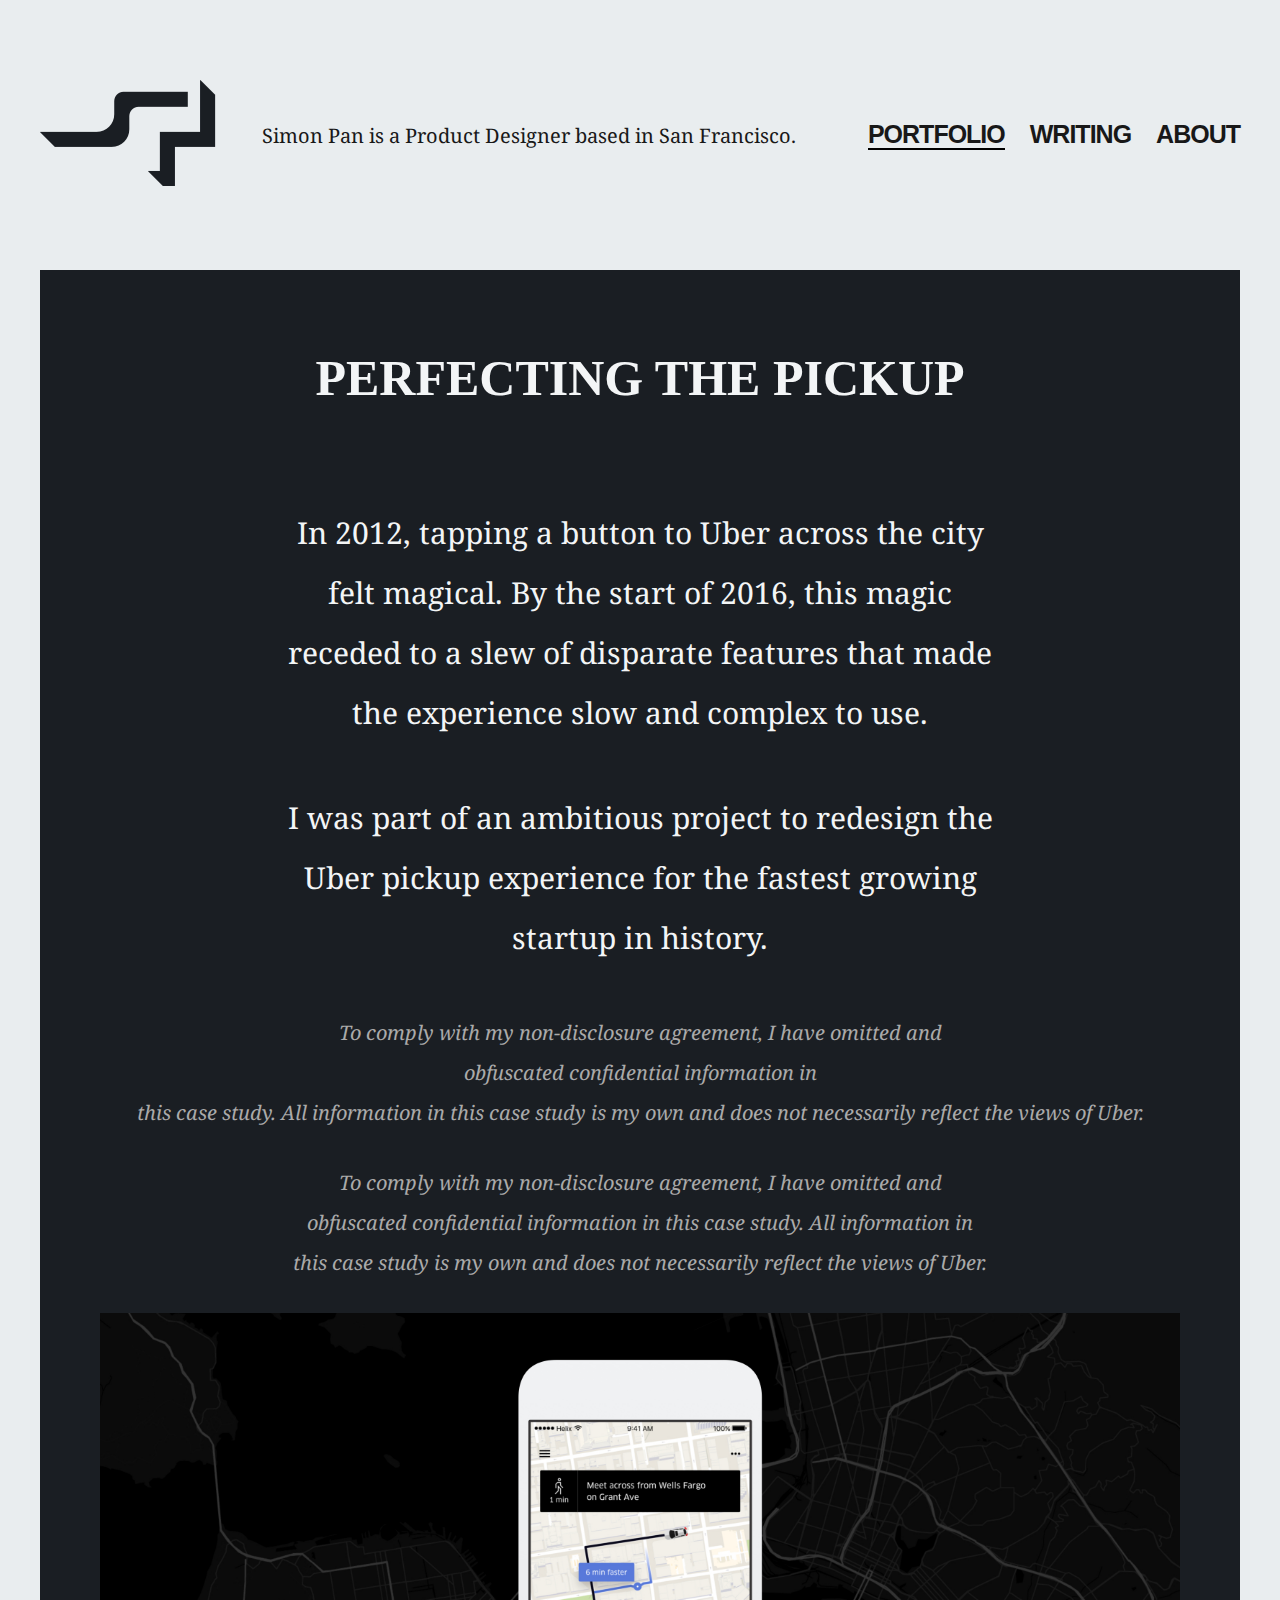
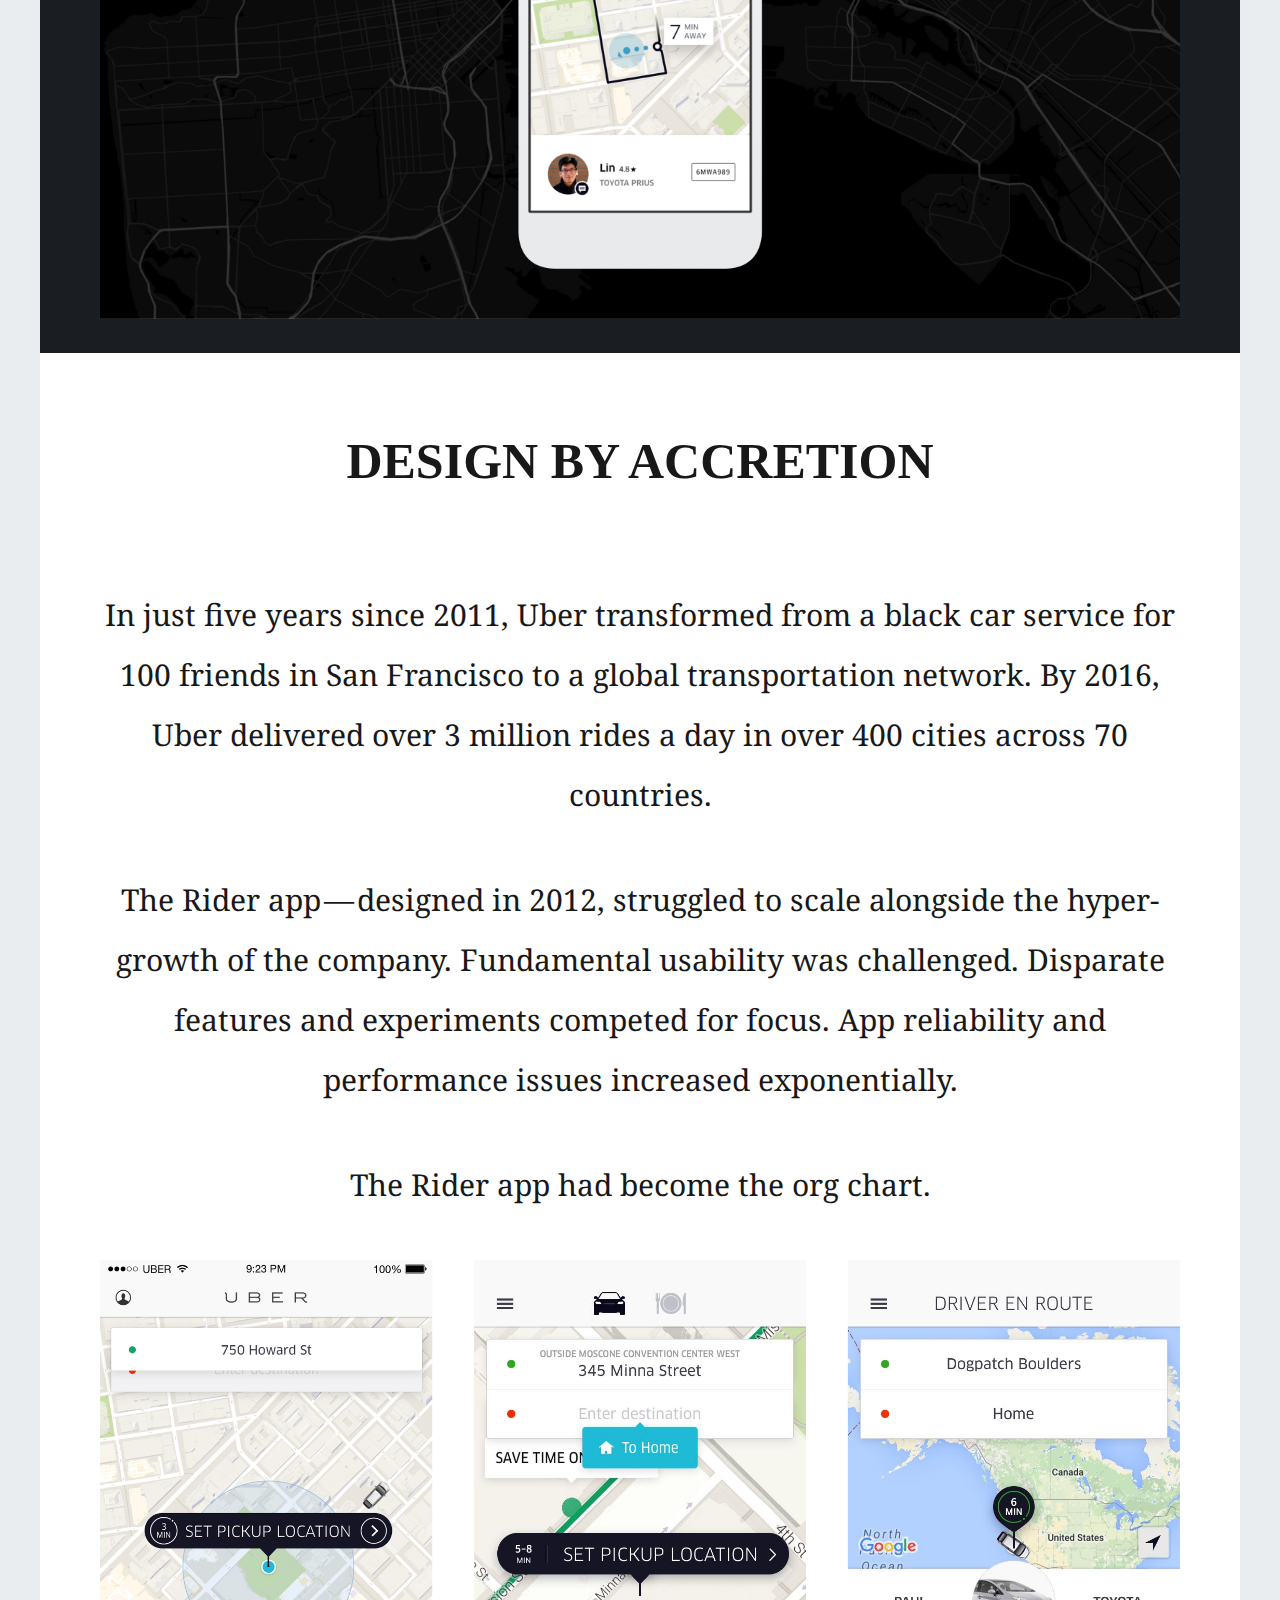
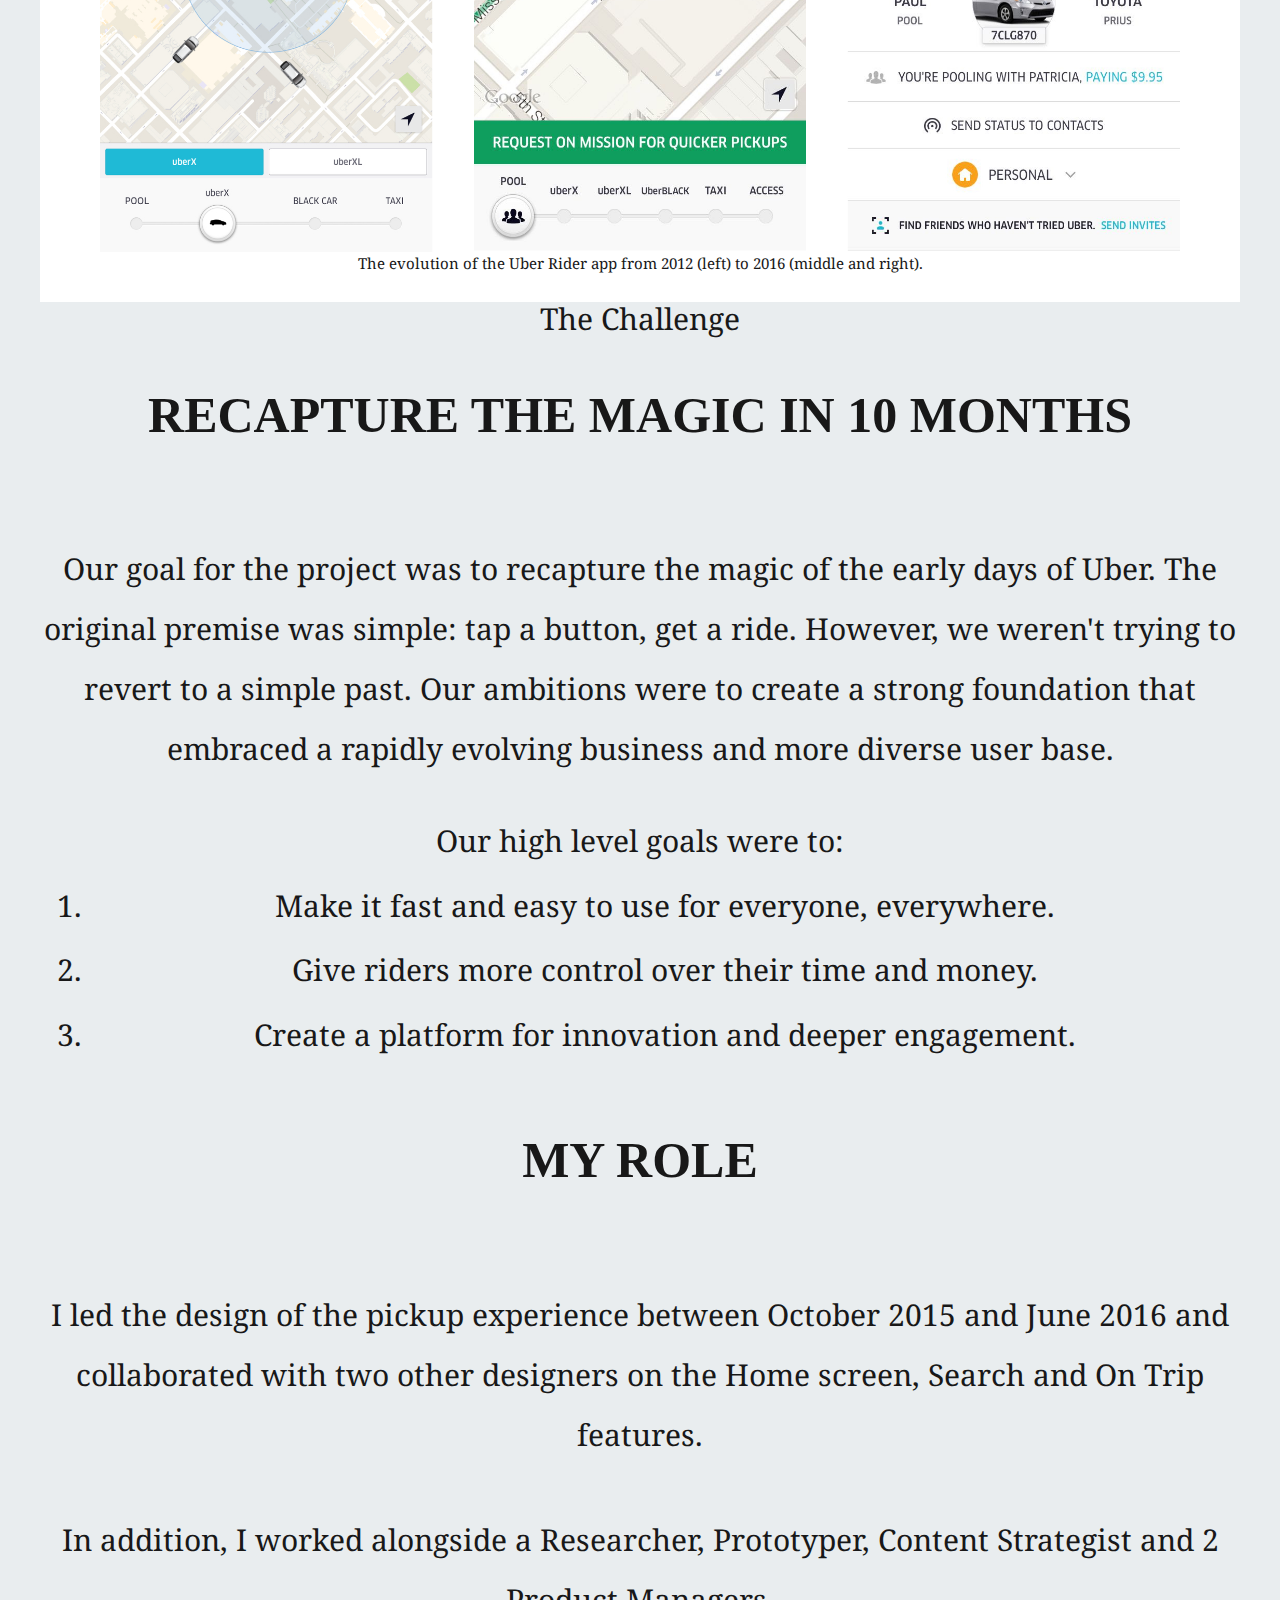
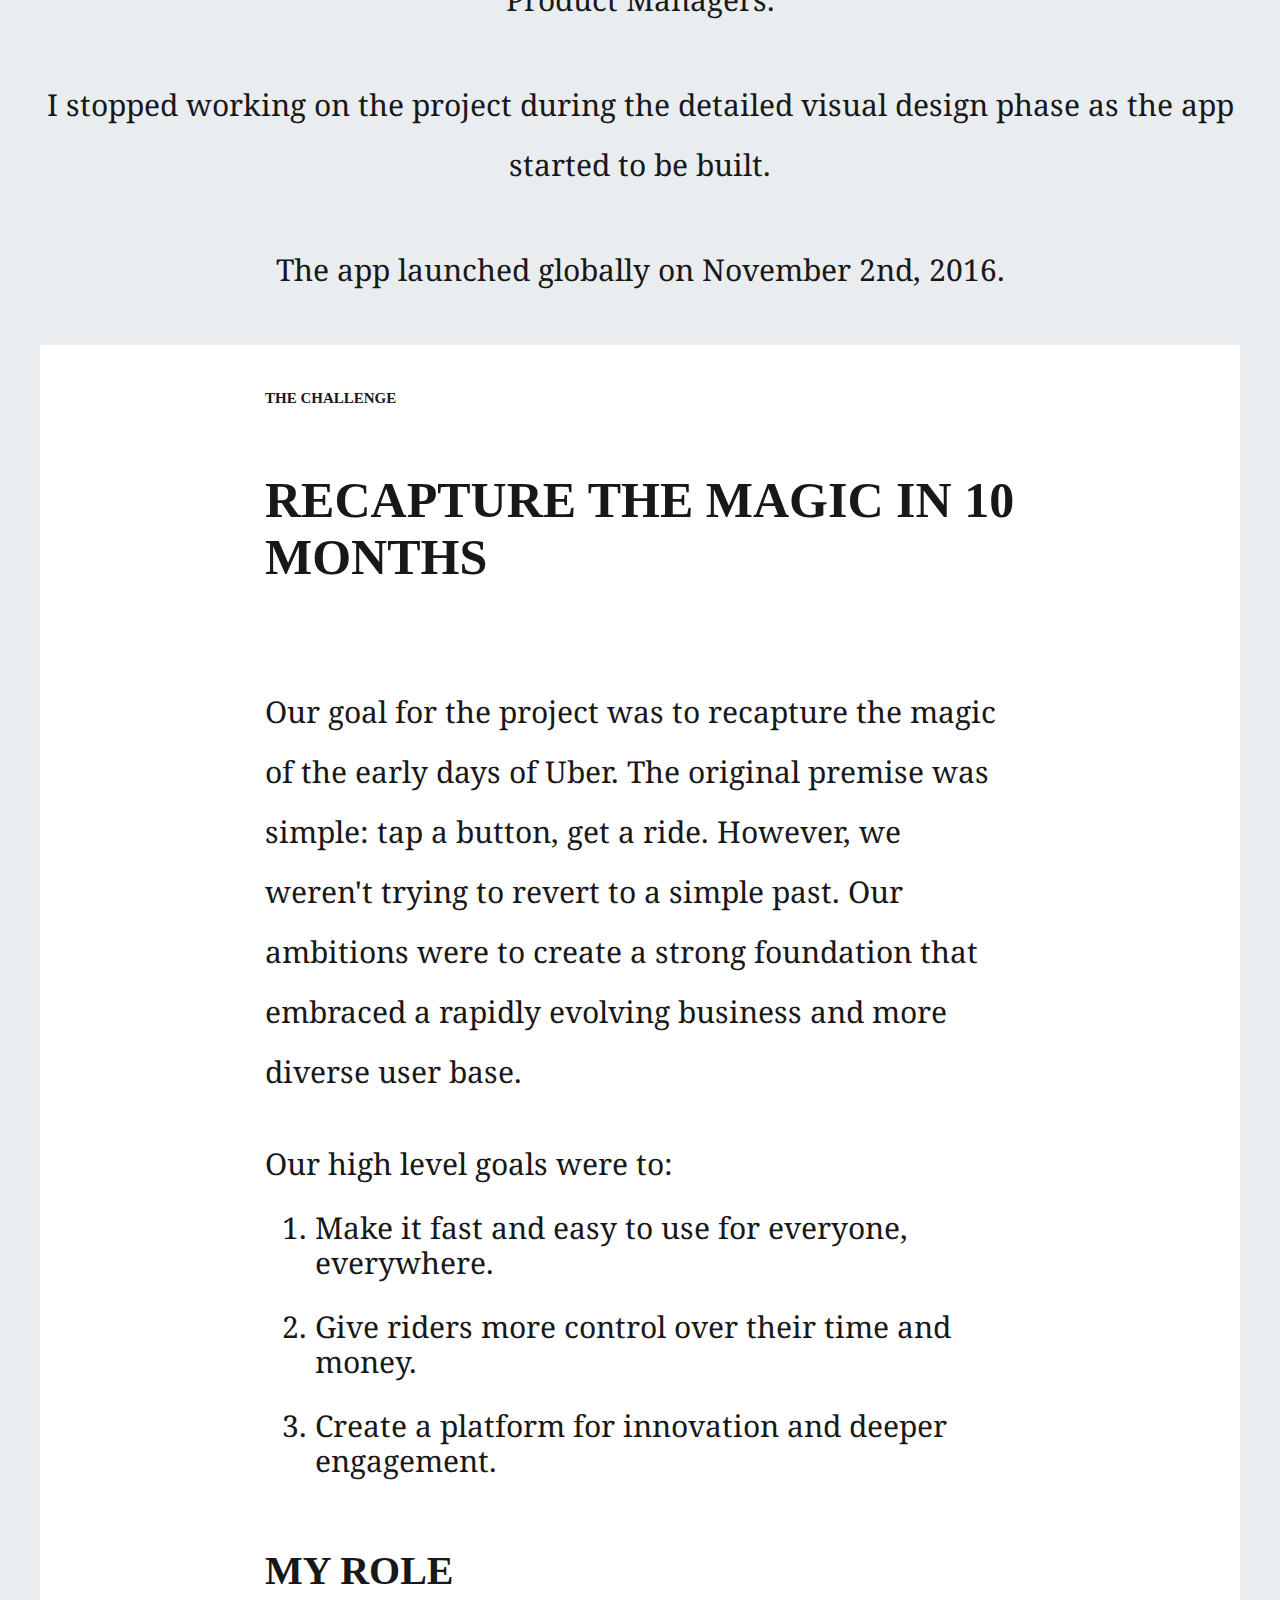
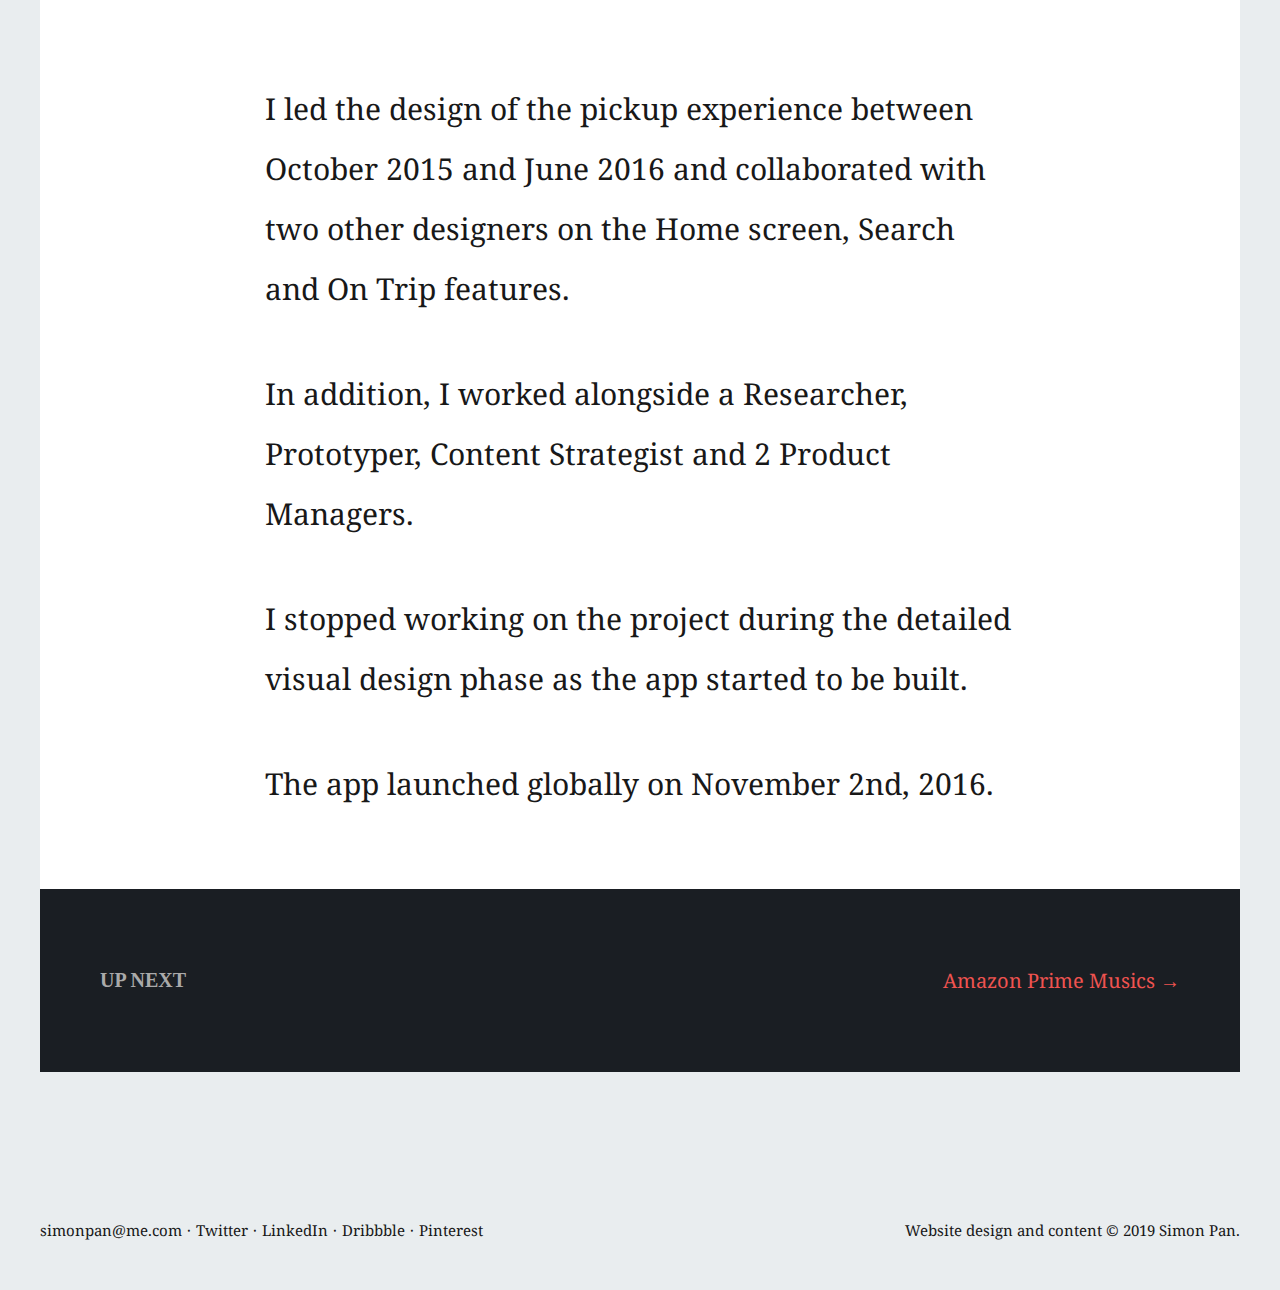
<file: uber.html>
<!DOCTYPE html>
<html lang="en">
  <head>
    <meta charset="UTF-8" />
    <meta name="viewport" content="width=device-width, initial-scale=1.0" />
    <meta http-equiv="X-UA-Compatible" content="ie=edge" />
    <title>Uber Portfolio</title>
    <link rel="stylesheet" href="css/style.css" />
  </head>
  <body>
    <div class="container">
      <header class="header">
        <h1 class="logo">
          <a href="index.html"><img src="img/sp-logo.png" alt="Simon Pan"/></a>
        </h1>
        <p class="introduce">
          Simon Pan is a Product Designer based in San Francisco.
        </p>
        <nav class="navigation">
          <h2 class="readable-hidden">Site Navigation</h2>
          <ul class="menu">
            <li class="is-act test"><a href="#">Portfolio</a></li>
            <li><a href="#">Writing</a></li>
            <li><a href="#">About</a></li>
          </ul>
        </nav>
      </header>
      <main class="portfolio">
        <section>
        <section class="dark">
          <h2 class="title">Perfecting the Pickup</h2>
          <p>In 2012, tapping a button to Uber across the city <br>felt magical. By the start of 2016, this magic <br>receded to a slew of disparate features that made <br>the experience slow and complex to use.</p>
          <p>I was part of an ambitious project to redesign the <br>Uber pickup experience for the fastest growing <br>startup in history.</p>
          <p class="comment">To comply with my non-disclosure agreement, I have omitted and <br>obfuscated confidential information in <br>this case study. All information in this case study is my own and does not necessarily reflect the views of Uber.</p>
          <p class="comment">To comply with my non-disclosure agreement, I have omitted and <br>obfuscated confidential information in this case study. All information in <br>this case study is my own and does not necessarily reflect the views of Uber.</p>
          <figure class="thumbnail">
            <img src="portofolio/uber-hero.jpg" alt="">
          </figure>
        </section>
        <section>
        <section class="light">
          <h2 class="title">Design by accretion</h2>
          <p>In just five years since 2011, Uber transformed from a black car service for 100 friends in San Francisco to a global transportation network. By 2016, Uber delivered over 3 million rides a day in over 400 cities across 70 countries.</p>
          <p>The Rider app — designed in 2012, struggled to scale alongside the hyper-growth of the company. Fundamental usability was challenged. Disparate features and experiments competed for focus. App reliability and performance issues increased exponentially.</p>
          <p>The Rider app had become the org chart.</p>
          <figure class="thumbnail">
            <img src="portofolio/uber-2012-2016.jpg" alt="">
            <figcaption>The evolution of the Uber Rider app from 2012 (left) to 2016 (middle and right).</figcaption>
          </figure>
        </section>
        <section>
          <h2 class="small-title">The Challenge</h2>
          <h3 class="title">Recapture the Magic in 10 Months</h3>
          <p>Our goal for the project was to recapture the magic of the early days of Uber. The original premise was simple: tap a button, get a ride. However, we weren't trying to revert to a simple past. Our ambitions were to create a strong foundation that embraced a rapidly evolving business and more diverse user base.</p>
          <h3 class="list-title">Our high level goals were to:</h3>
          <ol>
            <li>Make it fast and easy to use for everyone, everywhere.</li>
            <li>Give riders more control over their time and money.</li>
            <li>Create a platform for innovation and deeper engagement.</li>
          </ol>
          <h3 class="title">My Role</h3>
          <p>I led the design of the pickup experience between October 2015 and June 2016 and collaborated with two other designers on the Home screen, Search and On Trip features.</p>
          <p>In addition, I worked alongside a Researcher, Prototyper, Content Strategist and 2 Product Managers.</p>
          <p>I stopped working on the project during the detailed visual design phase as the app started to be built.</p>
          <p>The app launched globally on November 2nd, 2016.</p>
        <section class="light">
          <div class="wrapper">
            <h2 class="small title group">The Challenge</h2>
            <h3 class="title group">Recapture the Magic in 10 Months</h3>
            <p>Our goal for the project was to recapture the magic of the early days of Uber. The original premise was simple: tap a button, get a ride. However, we weren't trying to revert to a simple past. Our ambitions were to create a strong foundation that embraced a rapidly evolving business and more diverse user base.</p>
            <h3 class="list">Our high level goals were to:</h3>
            <ol>
              <li>Make it fast and easy to use for everyone, everywhere.</li>
              <li>Give riders more control over their time and money.</li>
              <li>Create a platform for innovation and deeper engagement.</li>
            </ol>
            <h3 class="title medium">My Role</h3>
            <p>I led the design of the pickup experience between October 2015 and June 2016 and collaborated with two other designers on the Home screen, Search and On Trip features.</p>
            <p>In addition, I worked alongside a Researcher, Prototyper, Content Strategist and 2 Product Managers.</p>
            <p>I stopped working on the project during the detailed visual design phase as the app started to be built.</p>
            <p>The app launched globally on November 2nd, 2016.</p>
         </div>
        </section>
      </main>
      <article class="next-protfolio">
      <article class="next-portfolio dark">
        <h2 class="next-title">Up Next</h2>
        <p><a href="amazon.html">Amazon Prime Musics</a></p>
      </article>
      <footer class="footer">
        <address class="email">
          <a href="mailto:simonpan@me.com">simonpan@me.com</a>
        </address>
        <ul class="sns">
          <li><a href="#">Twitter</a></li>
          <li><a href="#">LinkedIn</a></li>
          <li><a href="#">Dribbble</a></li>
          <li><a href="#">Pinterest</a></li>
        </ul>
        <small class="copyright">
          Website design and content &copy; 2019 Simon Pan.
        </small>
      </footer>
    </div>
  </body>
</html>
</file>
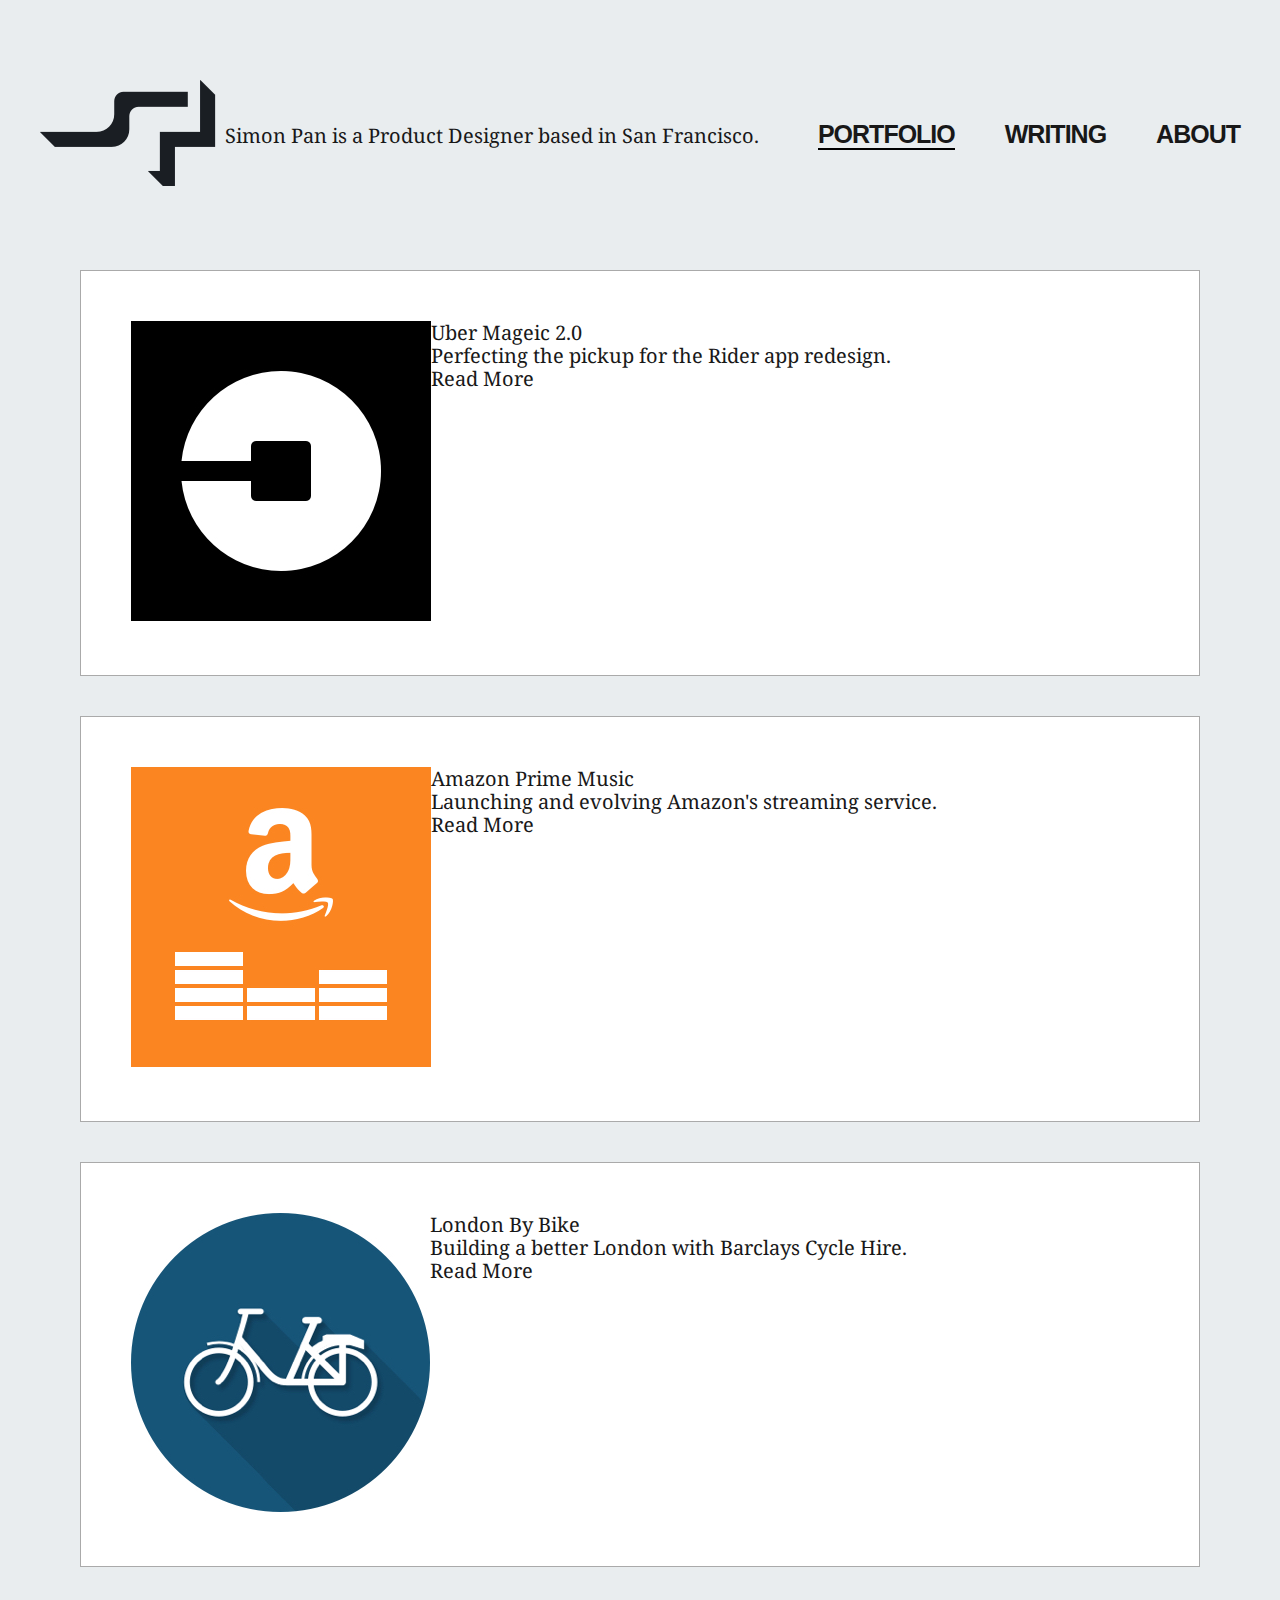
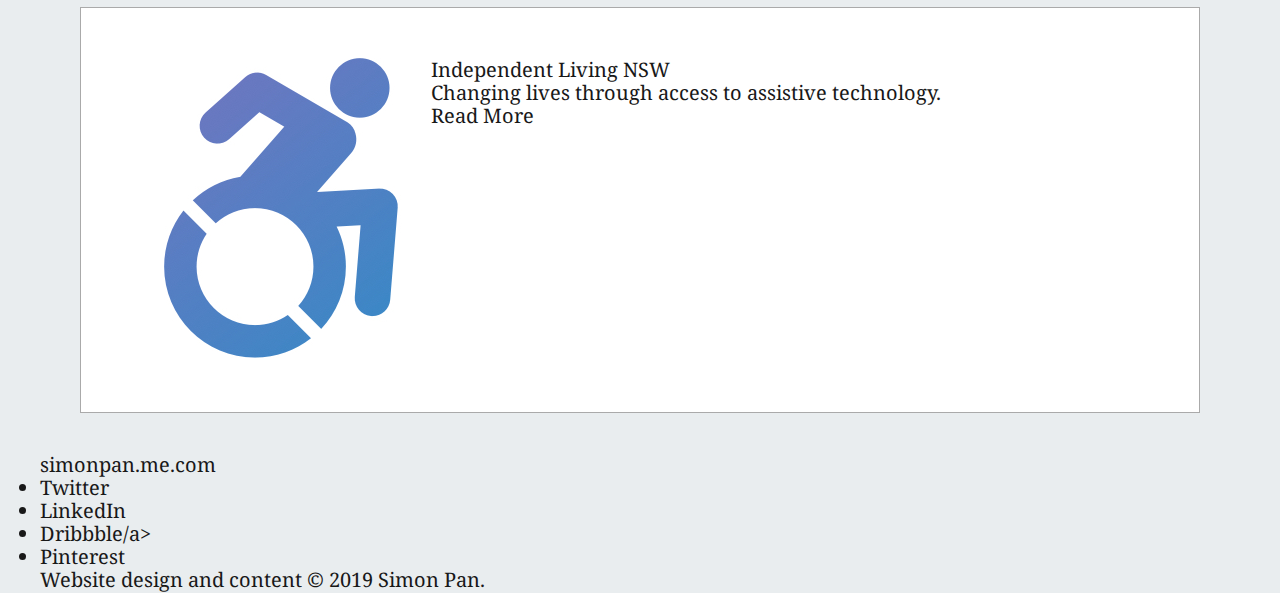
<file: img/User Experience Design Portfolio of Simon Pan.htm>
<!DOCTYPE html>
<!-- saved from url=(0032)http://127.0.0.1:5500/index.html -->
<html lang="en"><head><meta http-equiv="Content-Type" content="text/html; charset=UTF-8">
    
    <meta name="viewport" content="width=device-width, initial-scale=1.0">
    <meta http-equiv="X-UA-Compatible" content="ie=edge">
    <title>User Experience Design Portfolio of Simon Pan</title>
<link rel="stylesheet" href="./User Experience Design Portfolio of Simon Pan_files/style.css"> 
</head>
  <body cz-shortcut-listen="true">
    <div class="container">
    <header class="header">
      <h1 class="logo">
        <a href="http://127.0.0.1:5500/index.html"><img src="./User Experience Design Portfolio of Simon Pan_files/sp-logo.png" alt="Simon Pan"></a>
      </h1>
      <p class="introduce">
        Simon Pan is a Product Designer based in San Francisco.
      </p>
      <nav class="navigation">
        <h2 class="readable-hidden">Site Navigation</h2>
        <ul class="menu">
          <li class="is-act"><a href="http://127.0.0.1:5500/index.html#">Portfolio </a></li>
          <li><a href="http://127.0.0.1:5500/index.html#">Writing</a></li>
          <li><a href="http://127.0.0.1:5500/index.html#">About</a></li>
        </ul>
      </nav>
    </header>
    <section class="product uber clearfix">
      <figure class="thumbnail">
        <img src="./User Experience Design Portfolio of Simon Pan_files/uber.jpg" alt="" class="">
      </figure>
      <div class="wrapper">
        <h2 class="subject">Uber Mageic 2.0</h2>
        <p class="summary">Perfecting the pickup for the Rider app redesign.</p>
        <a href="http://127.0.0.1:5500/index.html#" class="more">Read More</a>
      </div>
    </section>
    <section class="product amazon clearfix">
      <figure class="thumbnail">
        <img src="./User Experience Design Portfolio of Simon Pan_files/prime.jpg" alt="" class="">
      </figure>
      <div class="wrapper">
        <h2 class="subject">Amazon Prime Music</h2>
        <p class="summary">
          Launching and evolving Amazon's streaming service.
        </p>
        <a href="http://127.0.0.1:5500/index.html#" class="more">Read More</a>
      </div>
    </section>
    <section class="product Bike clearfix">
      <figure class="thumbnail">
        <img src="./User Experience Design Portfolio of Simon Pan_files/bikes.jpg" alt="" class="">
      </figure>
      <div class="wrapper">
        <h2 class="subject">London By Bike</h2>
        <p class="summary">
          Building a better London with Barclays Cycle Hire.
        </p>
        <a href="http://127.0.0.1:5500/index.html#" class="more">Read More</a>
      </div>
    </section>
    <section class="product NSW clearfix">
      <figure class="thumbnail">
        <img src="./User Experience Design Portfolio of Simon Pan_files/ilcnsw.jpg" alt="" class="">
      </figure>
      <div class="wrapper">
        <h2 class="subject">Independent Living NSW</h2>
        <p class="summary">
          Changing lives through access to assistive technology.
        </p>
        <a href="http://127.0.0.1:5500/index.html#" class="more">Read More</a>
      </div>
    </section>
    <footer class="footer">
      <address class="email">
        <a href="mailto:simonpan.me.com">simonpan.me.com</a>
      </address>
      <ui class="sns">
        <li><a href="http://127.0.0.1:5500/index.html#">Twitter</a></li>
        <li><a href="http://127.0.0.1:5500/index.html#">LinkedIn</a></li>
        <li><a href="http://127.0.0.1:5500/index.html#">Dribbble/a&gt;</a></li><a href="http://127.0.0.1:5500/index.html#">
        </a><li><a href="http://127.0.0.1:5500/index.html#"></a><a href="http://127.0.0.1:5500/index.html#">Pinterest</a></li>
      </ui>
      <small class="copyright">
        Website design and content © 2019 Simon Pan.
      </small>
    </footer>
  </div>
  <!-- Code injected by live-server -->
<script type="text/javascript">
	// <![CDATA[  <-- For SVG support
	if ('WebSocket' in window) {
		(function () {
			function refreshCSS() {
				var sheets = [].slice.call(document.getElementsByTagName("link"));
				var head = document.getElementsByTagName("head")[0];
				for (var i = 0; i < sheets.length; ++i) {
					var elem = sheets[i];
					var parent = elem.parentElement || head;
					parent.removeChild(elem);
					var rel = elem.rel;
					if (elem.href && typeof rel != "string" || rel.length == 0 || rel.toLowerCase() == "stylesheet") {
						var url = elem.href.replace(/(&|\?)_cacheOverride=\d+/, '');
						elem.href = url + (url.indexOf('?') >= 0 ? '&' : '?') + '_cacheOverride=' + (new Date().valueOf());
					}
					parent.appendChild(elem);
				}
			}
			var protocol = window.location.protocol === 'http:' ? 'ws://' : 'wss://';
			var address = protocol + window.location.host + window.location.pathname + '/ws';
			var socket = new WebSocket(address);
			socket.onmessage = function (msg) {
				if (msg.data == 'reload') window.location.reload();
				else if (msg.data == 'refreshcss') refreshCSS();
			};
			if (sessionStorage && !sessionStorage.getItem('IsThisFirstTime_Log_From_LiveServer')) {
				console.log('Live reload enabled.');
				sessionStorage.setItem('IsThisFirstTime_Log_From_LiveServer', true);
			}
		})();
	}
	else {
		console.error('Upgrade your browser. This Browser is NOT supported WebSocket for Live-Reloading.');
	}
	// ]]>
</script>

</body></html>
</file>
<file: css/style.css>
@charset "utf-8";
@import url("https://spoqa.github.io/spoqa-han-sans/css/SpoqaHanSans-kr.css");
@import url('https://fonts.googleapis.com/css?family=Noto+Serif:400,700');
*, *::before, *::after{
	box-sizing: border-box;
}
::selection {
  color: #f3f5f6; 
  background: #ef5350;;
}
.readable-hidden{
	position: absolute;
	width: 1px;
	height: 1px;
	overflow: hidden;
	margin: -1px;
	clip: rect(0,0,0,0);
	visibility: hidden;
}
.clearfix::after{
	content: "";
	display: block;
	clear: both;
}
html, body, div, span, applet, object, iframe,
h1, h2, h3, h4, h5, h6, p, blockquote, pre,
a, abbr, acronym, address, big, cite, code,
del, dfn, em, img, ins, kbd, q, s, samp,
small, strike, strong, sub, sup, tt, var,
b, u, i, center,
dl, dt, dd, ol, ul, li,
fieldset, form, label, legend,
table, caption, tbody, tfoot, thead, tr, th, td,
article, aside, canvas, details, embed, 
figure, figcaption, footer, header, hgroup, 
menu, nav, output, ruby, section, summary,
time, mark, audio, video {
	margin: 0;
	padding: 0;
	border: 0;
	font-size: 100%;
	font: inherit;
	vertical-align: baseline;
}
/* HTML5 display-role reset for older browsers */
article, aside, details, figcaption, figure, 
footer, header, hgroup, menu, nav, section {
	display: block;
}
ol, ul {
	list-style: none;
}
blockquote, q {
	quotes: none;
}
blockquote:before, blockquote:after,
q:before, q:after {
	content: '';
	content: none;
}
table {
	border-collapse: collapse;
	border-spacing: 0;
}
a{
  color: inherit;
  text-decoration: none;
}
html{
  font-size: 10px;
}
body{
  font-family: 'Noto Serif', serif;
  font-weight: 400;
  line-height: 1.15;
  color: #181818;
  background-color: #e9edef;
  font-size: 2rem;
  /* background-image: linear-gradient(-45deg,red, green); */
}
/* responsive 이미지 */
img{
	max-width: 100%;
	height: auto;
}
.container{
	width: 1200px;
	margin: 0 auto;
}
/* 헤더 */
.header{
	display: flex;
	flex-direction: row;
	justify-content: space-between;
	align-items: center;
	margin: 80px 0;
}
/* 메인 메뉴 */
.menu{
	display: flex;
}
.menu li{
	font-size: 2.5rem;
	font-family: 'Spoqa Han Sans', sans-serif;
	font-weight: 700;
	text-transform: uppercase;
	margin-left: 1em;
	letter-spacing: -1px;
}
.menu .is-act{
	border-bottom: 2px solid #000;
}
/* 포트폴리오 섹션 */
.product{
	background-color: #fff;
	border: 1px solid #aaa;
	padding: 50px;
	margin: 40px;
	display: flex;
	align-items: center;
}
/* 플로트를 활용한 레이아웃 */
/* .product .wrapper{
	float: left;
} */
/* flex를 활용한 레이아웃 */
.thumbnail{
	margin-right: 50px;
}
.product .subject{
	font-family: 'Spoqa Han Sans', sans-serif;
	font-weight: 700;
	text-transform: uppercase;
	font-size: 3.5rem;
}
.product .summary{
	margin: 1em 0;
}
.product .more{
	color: #ef5350;
	font-size: 1.5rem;
}
/* 푸터 */
.footer{
	margin: 150px 0 50px;
	font-size: 1.5rem;
	display: flex;
}
.sns{
	display: flex;
}
.sns li::before{
	content: "·";
	margin: 0 5px;
}
.copyright{
	margin-left: auto;
}
/* portfolio 공통 */
.portfolio{
	text-align: center;
	font-size: 3rem;
}
.light{
	background-color: #fff;
	padding: 1em 2em;
}
.gray{
	background-color: #000;
	color: #000;
	padding: 1em 2em;
}
.dark{
	background-color: #1a1e23;
	color: #f3f5f6;
	padding: 1em 2em;
}
.dark .comment{
	color: #aaa;
	font-size: 2rem;
	font-style: italic;
}
.portfolio .title{
	font-size: 5rem;
	font-family: "Spoqa Han Sans";
	font-weight: 700;
	padding: 1em 0;
	text-transform: uppercase;
}
.portfolio .small{
	font-size: 1.5rem;
}
.portfolio .regular{
	font-size: 2.5rem;
}
.portfolio .medium{
	font-size: 4rem;
}
.portfolio .wrapper{
	width: 750px;
	margin: 0 auto;
	text-align: left;
}
.portfolio p{
	font-size: 3rem;
	margin: 1.5em 0;
	line-height: 2;
}
.portfolio .thumbnail{
	width: 100%;
	font-size: 1.5rem;
}
.portfolio ol{
	list-style-type: decimal;
	padding-left: 50px;
}
.portfolio li{
	margin: 1em 0;
}
.next-portfolio{
	padding: 4em 3em;
	display: flex;
	justify-content: space-between;
}
.next-title{
	color: #aaa;
	text-transform: uppercase;
	font-family: "Spoqa Han Sans";
	font-weight: 700;
}
.next-portfolio a{
	color: #ef5350;
}
.next-portfolio a::after{
	content: " →"
</file>
<file: img/User Experience Design Portfolio of Simon Pan_files/style.css>
@charset "utf-8";
@import url("https://spoqa.github.io/spoqa-han-sans/css/SpoqaHanSans-kr.css)");
@import url('https://fonts.googleapis.com/css?family=Noto+Serif:400,700');
*, *::before, *::after{
box-sizing: border-box;
}
.readable-hidden{
 position: absolute;
 width: 1px;
 height: 1px;
 overflow: hidden;
 margin: -1px;
 clip: rect(0,0,0,0);
 visibility: hidden;
}
 .clearfix::after{
	 content: "";
	 display: block;
	 clear: both;
}
html, body, div, span, applet, object, iframe,
h1, h2, h3, h4, h5, h6, p, blockquote, pre,
a, abbr, acronym, address, big, cite, code,
del, dfn, em, img, ins, kbd, q, s, samp,
small, strike, strong, sub, sup, tt, var,
b, u, i, center,
dl, dt, dd, ol, ul, li,
fieldset, form, label, legend,
table, caption, tbody, tfoot, thead, tr, th, td,
article, aside, canvas, details, embed, 
figure, figcaption, footer, header, hgroup, 
menu, nav, output, ruby, section, summary,
time, mark, audio, video {
	margin: 0;
	padding: 0;
	border: 0;
	font-size: 100%;
	font: inherit;
	vertical-align: baseline;
}
/* HTML5 display-role reset for older browsers */
article, aside, details, figcaption, figure, 
footer, header, hgroup, menu, nav, section {
	display: block;
}
body {
	line-height: 1;
}
ol, ul {
	list-style: none;
}
blockquote, q {
	quotes: none;
}
blockquote:before, blockquote:after,
q:before, q:after {
	content: '';
	content: none;
}
table {
	border-collapse: collapse;
	border-spacing: 0;
}
a{
    color: inherit;
    text-decoration: none;
}
html{
    font-size: 10px;
}
body{
    font-family: 'Noto Serif', serif;
font-weight: 400;
line-height: 1.15;
color: #181818;
font-size: 2rem;
/* background-image: linear-gradient(red,green); */
background-color: #e9edef;
}
.container{
box-sizing: border-box;
width: 1200px;
margin: 0 auto;
}
/* 헤더 */
.header{
	display: flex;
	flex-direction: row;
	justify-content: space-between;
	align-items: center;
	margin: 80px 0;
}
/* 메인메뉴 */
.menu{
	display: flex;
}
.menu li{
font-size: 2.5rem;
font-family: "spoqa Han Sans", sans-serif; 
font-weight: 700;
text-transform: uppercase;
margin-left: 2em;
letter-spacing: -1px;
}
.menu .is-act{
	border-bottom: 2px solid #000;
}
/* 포토폴리오 섹션 */
.thumbnail{
	float: left;
}
.product{
	background-color: #fff;
	border: 1px solid #aaa;
	padding: 50px;
	margin: 40px;
	display: flex;
}
/* 플로트를 활용한 레이아웃
/* .product .wrapper{
	float: left; */
}
/* flex를 활용한 레이아웃 */
.product .wrapper{
	background-color: pink;
}
</file>
